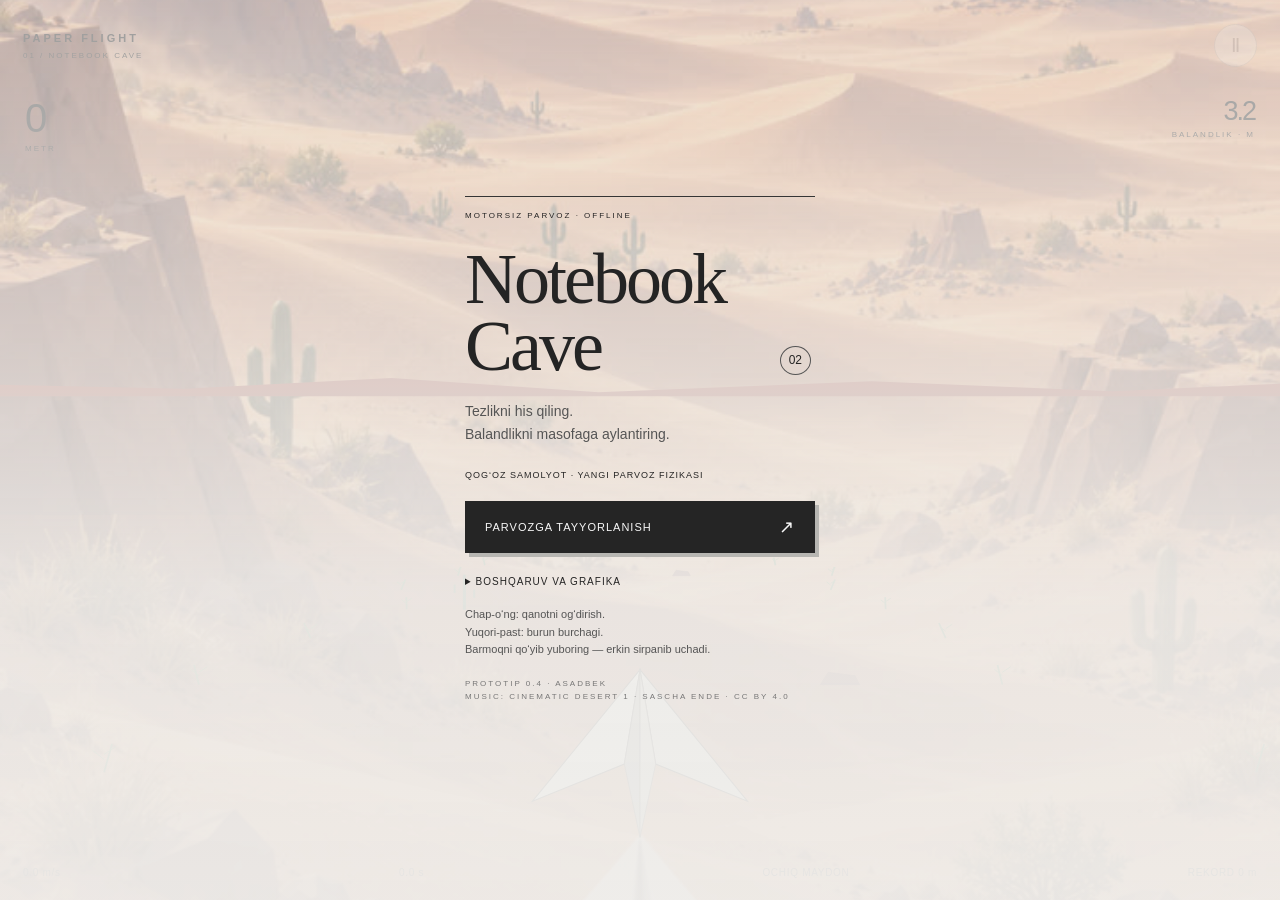
<file: notebook/src/main/assets/index.html>
<!doctype html>
<html lang="uz"><head>
<meta charset="utf-8">
<meta name="viewport" content="width=device-width,initial-scale=1,maximum-scale=1,user-scalable=no,viewport-fit=cover">
<meta http-equiv="Content-Security-Policy" content="default-src 'self'; script-src 'self'; style-src 'self'; img-src 'self' data:; connect-src 'none'">
<title>Notebook Cave</title><link rel="stylesheet" href="style.css">
</head><body>
<canvas id="world" aria-label="Qog‘oz samolyot parvozi"></canvas>
<header><div class="brand">PAPER FLIGHT<span>01 / NOTEBOOK CAVE</span></div><button id="pause" aria-label="Pauza">Ⅱ</button></header>
<section class="hud"><div><strong id="distance">0</strong><span>METR</span></div><div class="right"><strong id="altitude">3.2</strong><span>BALANDLIK · M</span></div></section>
<div id="warning" role="status"></div><div id="toast" aria-live="polite"></div>
<div id="launch-panel" hidden><span class="eyebrow">01 — UCHIRISH</span><h2>Torting. Nishonlang. Uchiring.</h2><p>Doirani pastga tortib, qo‘yib yuboring.<br>Yon tomonga surish uchirish yo‘nalishini o‘zgartiradi.</p><div id="pull-zone"><div id="pull-knob">↓</div></div><div class="launch-stats"><span id="power">KUCH 0%</span><span id="angle">BURCHAK 6°</span></div><input id="launch-angle" aria-label="Uchirish burchagi" type="range" min="-5" max="20" value="6"><span class="small">Uchirish burchagi</span></div>
<div id="stick" hidden><span></span><i></i></div>
<div id="hint" hidden>EKRANDA SURING · QANOTNI OG‘DIRING</div>
<footer><span id="speed">0.0 m/s</span><span id="time">0.0 s</span><span id="rings">OCHIQ MAYDON</span><span id="record">REKORD 0 m</span></footer>
<section id="overlay" class="overlay"><div class="card">
<div class="eyebrow">MOTORSIZ PARVOZ · OFFLINE</div>
<h1 id="title">Notebook<br>Cave<span>02</span></h1>
<p id="description">Tezlikni his qiling.<br>Balandlikni masofaga aylantiring.</p>
<div id="result" class="result">QOG‘OZ SAMOLYOT · YANGI PARVOZ FIZIKASI</div>
<button id="start" class="primary">PARVOZGA TAYYORLANISH <span>↗</span></button>
<button id="restart" class="secondary" hidden>YANGI PARVOZ</button>
<details id="settings"><summary>BOSHQARUV VA GRAFIKA</summary>
<label>Sezgirlik <output id="sensitivity-value">1.0×</output><input id="sensitivity" type="range" min="50" max="150" value="100"></label>
<label class="check"><input id="invert" type="checkbox"> Pilot boshqaruvi: pastga tortish — burun yuqoriga</label>
<button id="quality">TEJAMKOR REJIM: O‘CHIQ</button><button id="audio-toggle" type="button">OVOZ: YOQILGAN</button></details>
<p id="help" class="help">Chap-o‘ng: qanotni og‘dirish.<br>Yuqori-past: burun burchagi.<br>Barmoqni qo‘yib yuboring — erkin sirpanib uchadi.</p>
<p class="version">PROTOTIP 0.4 · ASADBEK<br>MUSIC: CINEMATIC DESERT 1 · SASCHA ENDE · CC BY 4.0</p>
</div></section>
<script src="engine.js"></script><script src="audio.js"></script><script src="game.js"></script></body></html>
</file>
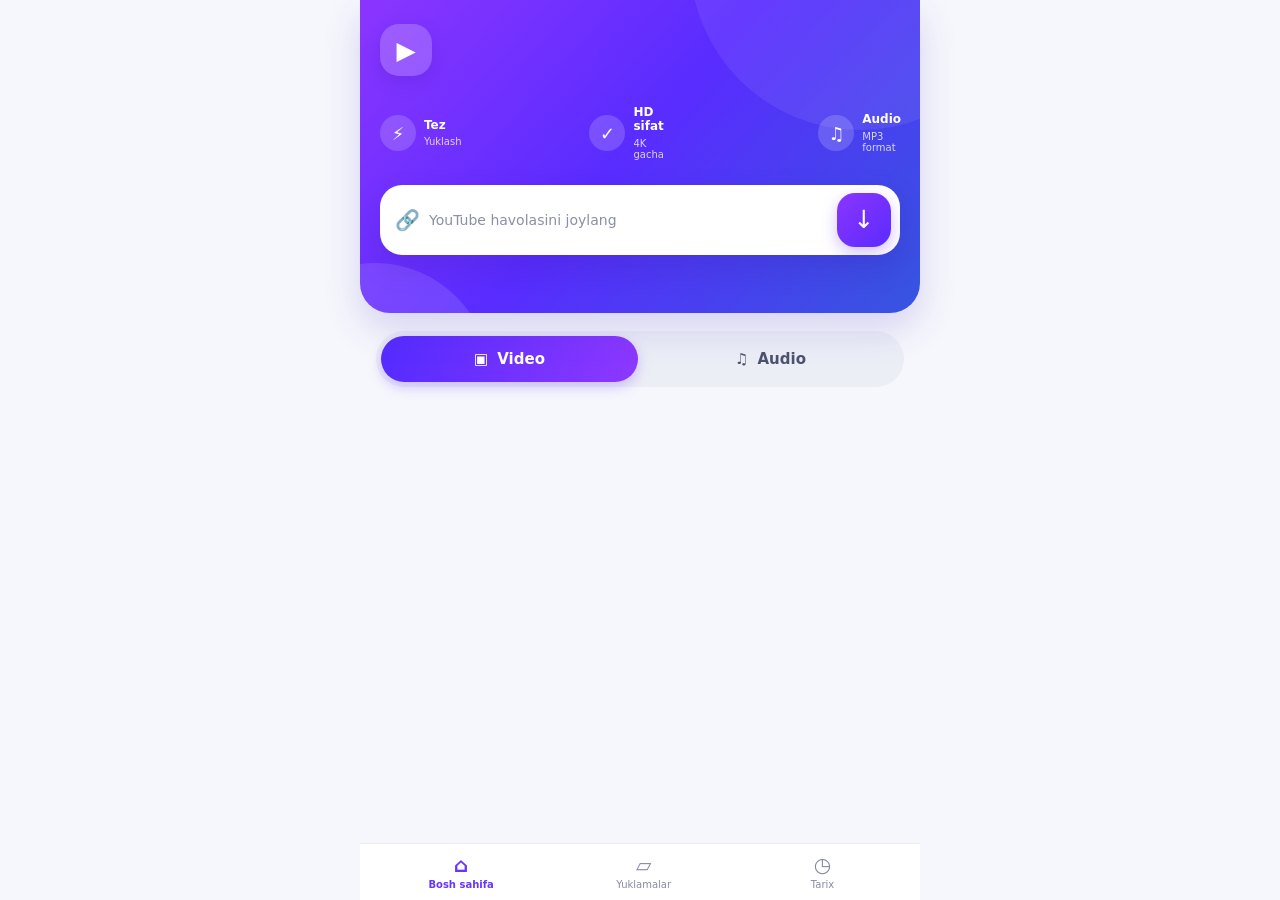
<file: fileG/app/src/main/assets/index.html>
<!doctype html>
<html lang="uz">
<head>
  <meta charset="utf-8">
  <meta name="viewport" content="width=device-width,initial-scale=1,maximum-scale=1,viewport-fit=cover">
  <meta name="theme-color" content="#592cff">
  <title>FileG</title>
  <style>
    :root{color-scheme:light;--purple:#672cff;--blue:#4054e8;--ink:#20243c;--muted:#79809a;--panel:#fff;--line:#e8e9f1;--bg:#f6f7fc}
    *{box-sizing:border-box}
    body{margin:0;background:var(--bg);color:var(--ink);font:15px system-ui,-apple-system,Segoe UI,sans-serif;min-height:100vh}
    button,input{font:inherit}
    button{cursor:pointer}
    .app{max-width:560px;min-height:100vh;margin:auto;background:var(--bg);padding-bottom:82px}
    .hero{position:relative;overflow:hidden;padding:24px 20px 48px;color:white;border-radius:0 0 30px 30px;background:linear-gradient(132deg,#8b35ff 0%,#592cff 48%,#3655df 100%);box-shadow:0 16px 36px #4931c42e}
    .hero:before,.hero:after{content:"";position:absolute;border-radius:50%;pointer-events:none}
    .hero:before{width:340px;height:340px;top:-210px;right:-110px;background:#ffffff12}
    .hero:after{width:230px;height:230px;bottom:-180px;left:-100px;background:#b69aff36}
    .hero-top,.features,.linkbox,.lookup-progress,.error{position:relative;z-index:1}
    .hero-top{display:flex;align-items:center;justify-content:space-between;margin-bottom:30px}
    .playmark{display:grid;place-items:center;width:52px;height:52px;border-radius:19px;background:#ffffff32;box-shadow:0 6px 18px #29117b22;font-size:25px}
    .features{display:flex;justify-content:space-between;gap:10px;margin:0 0 24px}
    .feature{display:flex;align-items:center;gap:8px;min-width:0}
    .feature-icon{display:grid;place-items:center;flex:0 0 36px;height:36px;border-radius:50%;background:#ffffff2b;font-size:18px}
    .feature-text{font-size:12px;font-weight:700;line-height:1.15}
    .feature-text small{display:block;font-size:10px;font-weight:500;opacity:.78;margin-top:4px}
    .linkbox{display:flex;align-items:center;gap:9px;padding:8px 9px 8px 15px;border-radius:22px;background:#fff;box-shadow:0 12px 30px #28136c25}
    .link-icon{color:#6e7390;font-size:20px}
    #url{width:100%;min-width:0;border:0;outline:0;background:transparent;color:#252943;font-size:14px;padding:10px 0}
    #url::placeholder{color:#8990a7}
    .icon-button{display:grid;place-items:center;flex:0 0 54px;height:54px;border:0;border-radius:18px;background:linear-gradient(135deg,#8b35ff,#5b2bff);color:white;font-size:25px;box-shadow:0 6px 15px #672cff48}
    .icon-button:disabled{opacity:.55}
    .lookup-progress{display:none;margin:14px 5px 0}
    .progress{height:8px;border-radius:99px;background:#ffffff4a;overflow:hidden}
    .progress>i{display:block;width:0;height:100%;border-radius:inherit;background:#fff;transition:width .25s}
    .progressline{display:flex;justify-content:flex-end;margin-top:6px;font-size:12px;font-weight:700;color:#fff}
    .error{min-height:0;margin-top:10px;color:#fff0f0;font-size:12px}
    .content{padding:18px 16px 20px}
    .mode-switch{display:flex;gap:4px;padding:5px;border-radius:28px;background:#eceef6;margin-bottom:16px}
    .mode-switch button{display:flex;justify-content:center;align-items:center;gap:9px;width:50%;border:0;border-radius:24px;padding:14px 8px;background:transparent;color:#4d536e;font-weight:700}
    .mode-switch button.active{color:#fff;background:linear-gradient(105deg,#542bff,#8d38ff);box-shadow:0 5px 13px #6d36ff45}
    .card{border:1px solid #f0f0f6;border-radius:24px;background:var(--panel);padding:18px;margin:0 0 14px;box-shadow:0 8px 22px #303c6810}
    .result{display:none}
    .video-title{font-weight:750;font-size:16px;line-height:1.3;overflow-wrap:anywhere}
    .video-duration{margin-top:5px;color:var(--muted);font-size:12px}
    .section-head{display:flex;align-items:center;justify-content:space-between;margin:2px 0 12px;font-weight:750;font-size:15px}
    .format-chip{color:#5d42e8;font-size:12px;font-weight:700}
    .quality-grid{display:grid;grid-template-columns:repeat(4,minmax(0,1fr));gap:8px}
    .quality-option{min-height:76px;border:1px solid var(--line);border-radius:17px;background:#fff;color:#262b43;padding:9px 5px;text-align:center}
    .quality-option strong{display:block;font-size:15px;line-height:1.2}
    .quality-option small{display:block;margin-top:5px;color:var(--muted);font-size:11px;line-height:1.1}
    .quality-option.selected{border:1.5px solid #7144ff;background:#f8f5ff;color:#6136ed;box-shadow:0 0 0 2px #7444ff12}
    .empty-quality{grid-column:1/-1;color:var(--muted);font-size:12px;padding:8px 2px}
    .download-card{display:flex;align-items:center;gap:12px;margin-top:16px;padding:13px;border-radius:18px;background:#fafaff;border:1px solid #f0eff8}
    .download-art{display:grid;place-items:center;flex:0 0 72px;height:66px;border-radius:16px;color:#fff;font-size:25px;background:linear-gradient(135deg,#9e76ff,#4357eb)}
    .download-info{min-width:0;flex:1}
    .download-info .video-title{font-size:14px}
    .download-info .video-duration{font-size:11px}
    #download{width:100%;margin-top:14px;border:0;border-radius:15px;padding:15px;background:linear-gradient(105deg,#622dff,#8b36ff);color:#fff;font-weight:750;box-shadow:0 7px 16px #672cff32}
    #download:disabled{opacity:.55}
    #downloadProgress{display:none;margin-top:12px}
    #downloadProgress .progress{background:#ececf5}
    #downloadProgress .progress>i{background:linear-gradient(90deg,#7250ff,#9a62ff)}
    #downloadProgress .progressline{color:#6338ed}
    .status{color:#6439ed;font-size:12px;margin-top:9px}
    .ready{display:none;margin-top:12px}
    .ready button{width:100%;border:0;border-radius:14px;padding:13px;background:#f2edff;color:#5b34dd;font-weight:700}
    .note{font-size:11px;color:var(--muted);margin-top:7px;text-align:center}
    .screen{display:none;padding:18px 16px 20px}
    .screen.active{display:block}
    .screen-heading{font-weight:750;font-size:18px;margin:3px 0 14px}
    .history{display:grid;gap:10px}
    .historyitem{border:1px solid var(--line);background:#fff;border-radius:17px;padding:13px;box-shadow:0 6px 16px #303c680c}
    .historytitle{font-weight:700;overflow-wrap:anywhere}
    .historymeta{color:var(--muted);font-size:11px;margin-top:5px}
    .historyitem button{width:100%;margin-top:10px;border:0;border-radius:12px;padding:11px;background:#f1edff;color:#5e38e4;font-weight:700}
    .empty{font-size:13px;color:var(--muted);padding:15px 3px}
    .bottom-nav{position:fixed;z-index:5;bottom:0;left:50%;transform:translateX(-50%);width:min(560px,100%);display:flex;justify-content:space-around;padding:9px 8px calc(9px + env(safe-area-inset-bottom));border-top:1px solid #ececf4;background:#ffffffed;backdrop-filter:blur(14px)}
    .nav-item{display:grid;justify-items:center;gap:3px;min-width:70px;border:0;background:transparent;color:#868ba0;font-size:10px}
    .nav-item span:first-child{font-size:20px;line-height:1.1}
    .nav-item.active{color:#6635ff;font-weight:750}
    @media(max-width:370px){.content,.screen{padding-left:12px;padding-right:12px}.quality-grid{gap:6px}.quality-option{min-height:70px}.feature-text{font-size:11px}.feature-icon{flex-basis:32px;height:32px}}
  </style>
</head>
<body>
<div class="app">
  <section id="homeScreen">
    <header class="hero">
      <div class="hero-top"><div class="playmark" aria-hidden="true">▶</div></div>
      <div class="features">
        <div class="feature"><span class="feature-icon">⚡</span><span class="feature-text">Tez<small>Yuklash</small></span></div>
        <div class="feature"><span class="feature-icon">✓</span><span class="feature-text">HD sifat<small>4K gacha</small></span></div>
        <div class="feature"><span class="feature-icon">♫</span><span class="feature-text">Audio<small>MP3 format</small></span></div>
      </div>
      <div class="linkbox">
        <span class="link-icon" aria-hidden="true">🔗</span>
        <input id="url" type="url" placeholder="YouTube havolasini joylang" autocomplete="url">
        <button id="check" class="icon-button" aria-label="Havolani tekshirish" onclick="checkUrl()">↓</button>
      </div>
      <div id="lookupProgress" class="lookup-progress">
        <div class="progress"><i id="lookupBar"></i></div>
        <div id="lookupLine" class="progressline">0%</div>
      </div>
      <div id="err" class="error"></div>
    </header>

    <main class="content">
      <div class="mode-switch">
        <button id="videoTab" class="active" onclick="setMode('video')">▣ <span>Video</span></button>
        <button id="audioTab" onclick="setMode('audio')">♫ <span>Audio</span></button>
      </div>

      <section id="result" class="card result">
        <div id="title" class="video-title"></div>
        <div id="duration" class="video-duration"></div>

        <div id="videoPanel" style="margin-top:17px">
          <div class="section-head"><span>Video formati</span><span class="format-chip">MP4</span></div>
          <div id="videoOptions" class="quality-grid"></div>
        </div>

        <div id="audioPanel" style="display:none;margin-top:17px">
          <div class="section-head"><span>Audio formati</span><span class="format-chip">MP3</span></div>
          <div id="audioOptions" class="quality-grid"></div>
        </div>

        <div class="download-card">
          <div class="download-art" aria-hidden="true">▶</div>
          <div class="download-info">
            <div id="downloadTitle" class="video-title"></div>
            <div id="downloadMeta" class="video-duration"></div>
          </div>
        </div>
        <button id="download" onclick="downloadSelected()">Yuklab olish</button>
        <div id="status" class="status"></div>
        <div id="downloadProgress">
          <div class="progress"><i id="downloadBar"></i></div>
          <div id="downloadLine" class="progressline">0%</div>
        </div>
        <div id="readyToPlay" class="ready">
          <button onclick="playCurrentFile()">Videoni ko‘rish / audioni tinglash</button>
          <div class="note">Yuklangan fayl telefon pleyerida ochiladi</div>
        </div>
      </section>
    </main>
  </section>

  <section id="downloadsScreen" class="screen">
    <div class="screen-heading">Yuklab olinganlar</div>
    <div id="downloadedFiles" class="history"><div class="empty">Hali fayl yuklanmagan.</div></div>
  </section>

  <section id="historyScreen" class="screen">
    <div class="screen-heading">Havolalar tarixi</div>
    <div id="history" class="history"><div class="empty">Tekshirilgan havolalar shu yerda saqlanadi.</div></div>
  </section>

  <nav class="bottom-nav">
    <button class="nav-item active" data-screen="home" onclick="showScreen('home')"><span>⌂</span><span>Bosh sahifa</span></button>
    <button class="nav-item" data-screen="downloads" onclick="showScreen('downloads')"><span>▱</span><span>Yuklamalar</span></button>
    <button class="nav-item" data-screen="history" onclick="showScreen('history')"><span>◷</span><span>Tarix</span></button>
  </nav>
</div>
<script>
const $=id=>document.getElementById(id),STORE='fileg.history.v1';
let items=[],autoDownload=false,lastFileName='',selectedFormat='',activeMode='video';
try{items=JSON.parse(localStorage.getItem(STORE)||'[]');if(!Array.isArray(items))items=[]}catch(e){items=[]}
function write(s){}
function persist(){try{localStorage.setItem(STORE,JSON.stringify(items.slice(0,30)))}catch(e){}renderHistory()}
function current(){return items.find(x=>x.url===$('url').value.trim())}
function saveEntry(data){const url=data.url||$('url').value.trim(),old=items.find(x=>x.url===url);if(old)Object.assign(old,data,{url,updated:Date.now()});else items.unshift(Object.assign({url,updated:Date.now()},data));items.sort((a,b)=>(b.updated||0)-(a.updated||0));items=items.slice(0,30);persist()}
function showScreen(name){
  $('homeScreen').style.display=name==='home'?'block':'none';
  $('downloadsScreen').classList.toggle('active',name==='downloads');
  $('historyScreen').classList.toggle('active',name==='history');
  document.querySelectorAll('.nav-item').forEach(b=>b.classList.toggle('active',b.dataset.screen===name));
}
function renderHistory(){
  const root=$('history');root.innerHTML='';if(!items.length){root.innerHTML='<div class="empty">Tekshirilgan havolalar shu yerda saqlanadi.</div>';return}
  items.forEach((x,i)=>{
    const card=document.createElement('div');card.className='historyitem';
    const title=document.createElement('div');title.className='historytitle';title.textContent=x.title||x.url;
    const isUnsupportedPost=x.status==='unsupported-post';
    const meta=document.createElement('div');meta.className='historymeta';meta.textContent=isUnsupportedPost?'Slayd posti · audiosini yuklab bo‘lmaydi':(x.formats&&x.formats.length?x.formats.length+' ta format':'Tekshirish kutilmoqda')+' · '+(x.status==='done'?'yuklandi':x.status==='downloading'?'davom ettirish mumkin':'saqlangan');
    card.append(title,meta);
    if(!isUnsupportedPost){const resumeBtn=document.createElement('button');resumeBtn.textContent='Davom ettirish';resumeBtn.onclick=()=>resume(i);card.append(resumeBtn)}
    if(x.downloadedFile){const play=document.createElement('button');play.textContent='Yuklangan faylni ochish';play.onclick=()=>FileG.playFile(x.downloadedFile);card.append(play)}
    root.append(card);
  });
}
function makeOption(id,title,subtitle,group){
  const b=document.createElement('button');b.type='button';b.className='quality-option';b.dataset.format=id;
  const strong=document.createElement('strong');strong.textContent=title;
  const small=document.createElement('small');small.textContent=subtitle;
  b.append(strong,small);b.onclick=()=>selectFormat(id,group);return b;
}
function selectFormat(id,group){
  selectedFormat=id;activeMode=group;updateModeView();
  document.querySelectorAll('.quality-option').forEach(b=>b.classList.toggle('selected',b.dataset.format===id));
  updateDownloadCard();rememberSelection();
}
function updateModeView(){
  $('videoTab').classList.toggle('active',activeMode==='video');$('audioTab').classList.toggle('active',activeMode==='audio');
  $('videoPanel').style.display=activeMode==='video'?'block':'none';$('audioPanel').style.display=activeMode==='audio'?'block':'none';
  updateDownloadCard();
}
function setMode(mode){
  activeMode=mode;
  const options=mode==='video'?$('videoOptions').querySelectorAll('.quality-option'):$('audioOptions').querySelectorAll('.quality-option');
  if(options.length&&!Array.from(options).some(b=>b.dataset.format===selectedFormat))selectedFormat=options[0].dataset.format;
  updateModeView();document.querySelectorAll('.quality-option').forEach(b=>b.classList.toggle('selected',b.dataset.format===selectedFormat));
}
function updateDownloadCard(){
  const title=$('title').textContent||'Video yoki audio';
  $('downloadTitle').textContent=title;
  const option=Array.from(document.querySelectorAll('.quality-option')).find(b=>b.dataset.format===selectedFormat);
  const label=option?option.querySelector('strong').textContent:'';
  $('downloadMeta').textContent=(activeMode==='audio'?'MP3':'MP4')+(label?' · '+label:'');
  $('download').textContent=activeMode==='audio'?'MP3 yuklab olish':'Videoni yuklab olish';
}
function drawAudioOptions(saved){
  const root=$('audioOptions');root.innerHTML='';
  const choices=[['mp3-320','320 kb/s','Yuqori sifat'],['mp3-192','192 kb/s','Muvozanatli'],['mp3-128','128 kb/s','Standart'],['mp3-64','64 kb/s','Kam hajm']];
  choices.forEach(c=>root.appendChild(makeOption(c[0],c[1],c[2],'audio')));
}
function showFormats(x){
  $('url').value=x.url;$('title').textContent=x.title||'YouTube video';$('duration').textContent=x.duration?'Davomiyligi: '+x.duration:'';
  const videos=(x.formats||[]).filter(f=>f.id!=='mp3'&&!String(f.id).startsWith('mp3-'));
  const root=$('videoOptions');root.innerHTML='';
  videos.forEach(f=>{
    const h=Number(String(f.id).replace('video-',''))||0;
    const main=h>=2160?'4K':h>=1080?'Full HD':h>=720?'HD':'SD';
    root.appendChild(makeOption(f.id,String(h||f.label)+'p',main,'video'));
  });
  if(!videos.length)root.innerHTML='<div class="empty-quality">Video formatlari topilmadi.</div>';
  drawAudioOptions();
  selectedFormat=x.selected||'';
  if(selectedFormat==='mp3')selectedFormat='mp3-320';
  if(selectedFormat.startsWith('mp3-'))activeMode='audio';
  else activeMode='video';
  const selectedExists=Array.from(document.querySelectorAll('.quality-option')).some(b=>b.dataset.format===selectedFormat);
  if(!selectedExists)selectedFormat=activeMode==='audio'?'mp3-320':(videos[0]?videos[0].id:'mp3-320');
  if(!videos.length)activeMode='audio';
  document.querySelectorAll('.quality-option').forEach(b=>b.classList.toggle('selected',b.dataset.format===selectedFormat));
  $('result').style.display='block';$('readyToPlay').style.display=x.downloadedFile?'block':'none';$('status').textContent='';
  $('downloadProgress').style.display='none';$('downloadBar').style.width='0%';$('downloadLine').textContent='0%';
  updateModeView();
}
function resume(i){
  const x=items[i];if(!x)return;showFormats(x);showScreen('home');$('err').textContent='';
  if(x.downloadedFile){lastFileName=x.downloadedFile;$('readyToPlay').style.display='block'}
  if(x.formats&&x.formats.length&&x.status==='downloading')downloadSelected();
}
function checkUrl(forceRefresh=false){
  const url=$('url').value.trim();$('err').textContent='';$('status').textContent='';$('result').style.display='none';$('lookupProgress').style.display='block';$('lookupBar').style.width='1%';$('lookupLine').textContent='1%';
  const cached=!forceRefresh&&items.find(x=>x.url===url&&x.formats&&x.formats.length&&x.title);
  if(cached){showFormats(cached);setLookupProgress(100);return}
  $('check').disabled=true;setLookupProgress(1);saveEntry({url,status:'checking'});FileG.inspect(url);
}
function downloadSelected(){
  const url=$('url').value.trim();if(!url||!selectedFormat){$('err').textContent='Avval havolani tekshiring va format tanlang.';return}
  $('err').textContent='';$('download').disabled=true;$('status').textContent='';$('readyToPlay').style.display='none';
  const storedFormats=Array.from(document.querySelectorAll('.quality-option')).map(b=>({id:b.dataset.format,label:b.querySelector('strong').textContent+' '+b.querySelector('small').textContent}));
  saveEntry({url,title:$('title').textContent,formats:storedFormats,selected:selectedFormat,status:'downloading'});
  $('downloadProgress').style.display='block';setDownloadProgress(1);FileG.download(url,selectedFormat);
}
function rememberSelection(){const x=current();if(x){x.selected=selectedFormat;x.updated=Date.now();persist()}}
function setLookupProgress(n){$('lookupBar').style.width=Math.max(0,Math.min(100,n))+'%';$('lookupLine').textContent=Math.round(n)+'%'}
function setDownloadProgress(n){$('downloadBar').style.width=Math.max(0,Math.min(100,n))+'%';$('downloadLine').textContent=Math.round(n)+'%'}
function playCurrentFile(){if(lastFileName)FileG.playFile(lastFileName)}
window.onLog=s=>write(String(s));
window.onError=s=>{$('err').textContent=String(s);$('status').textContent='';$('check').disabled=false;$('download').disabled=false;autoDownload=false;const x=current();if(x){x.status='ready';x.updated=Date.now();persist()}};
window.onUnsupportedPost=message=>{
  const text=String(message||'Bu YouTube post/slayd havolasi. Slayddagi fon audiosini FileG yuklab ololmaydi.');
  $('result').style.display='none';$('lookupProgress').style.display='none';$('downloadProgress').style.display='none';
  $('err').textContent=text;$('status').textContent='';$('check').disabled=false;$('download').disabled=false;autoDownload=false;selectedFormat='';
  const x=current();if(x){x.title='YouTube post/slayd';x.formats=[];x.status='unsupported-post';x.error=text;x.updated=Date.now();persist()}
};
window.onBusy=(busy,label)=>{if(!busy)$('check').disabled=false};
window.onLookupProgress=(n,label)=>setLookupProgress(n);
window.onDownloadProgress=(n,label)=>setDownloadProgress(n);
window.onFormats=raw=>{
  try{const data=JSON.parse(raw),url=$('url').value.trim(),x={url,title:data.title,duration:data.duration,formats:data.formats,status:'ready',updated:Date.now()};saveEntry(x);showFormats(x);setLookupProgress(100);$('lookupProgress').style.display='block';if(autoDownload){autoDownload=false;setTimeout(downloadSelected,100)}}
  catch(e){window.onError('Formatlar ro‘yxatini o‘qib bo‘lmadi.')}
};
window.onDownloadDone=(fileName,mime)=>{
  lastFileName=String(fileName||'');$('download').disabled=false;
  $('status').textContent=fileName?'Yuklandi: Downloads/FileG/'+fileName:'Yuklash tugadi. Fayllar ro‘yxatini tekshiring.';
  setDownloadProgress(100);if(fileName)$('readyToPlay').style.display='block';
  const x=current();if(x){x.status='done';x.downloadedFile=fileName||'';x.updated=Date.now();persist()}FileG.listDownloads();
};
window.onDownloadedFiles=raw=>{
  try{
    const files=JSON.parse(raw),root=$('downloadedFiles');root.innerHTML='';
    if(!files.length){root.innerHTML='<div class="empty">Hali fayl yuklanmagan.</div>';return}
    files.forEach(f=>{
      const card=document.createElement('div');card.className='historyitem';
      const title=document.createElement('div');title.className='historytitle';title.textContent=f.name;
      const meta=document.createElement('div');meta.className='historymeta';meta.textContent=f.mime+' · '+(f.bytes<1048576?(f.bytes/1024).toFixed(1)+' KB':(f.bytes/1048576).toFixed(1)+' MB');
      const button=document.createElement('button');button.textContent=f.mime.startsWith('audio/')?'Audioni tinglash':'Videoni ko‘rish';button.onclick=()=>FileG.playFile(f.name);
      card.append(title,meta,button);root.append(card);
    });
  }catch(e){$('downloadedFiles').innerHTML='<div class="empty">Fayllar ro‘yxatini o‘qib bo‘lmadi.</div>'}
};
renderHistory();drawAudioOptions();
if(items.length){const first=items[0];if(first.formats&&first.formats.length)showFormats(first);lastFileName=first.downloadedFile||'';if(lastFileName)$('readyToPlay').style.display='block';}
FileG.listDownloads();
</script>
</body>
</html>
</file>
<file: notebook/src/main/assets/style.css>
*{box-sizing:border-box;-webkit-tap-highlight-color:transparent}html,body{margin:0;width:100%;height:100%;overflow:hidden;background:#ecebe7;color:#242424;font-family:Arial,Helvetica,sans-serif;touch-action:none;user-select:none}button,input,summary{touch-action:manipulation}button{font:inherit;color:inherit;cursor:pointer}button:disabled{opacity:.3;cursor:default}[hidden]{display:none!important}canvas{position:fixed;inset:0;width:100%;height:100%}header{position:absolute;top:max(24px,env(safe-area-inset-top));left:23px;right:23px;display:flex;justify-content:space-between;align-items:center;pointer-events:none}.brand{font-size:11px;letter-spacing:3px;font-weight:800}.brand span{display:block;font-size:8px;letter-spacing:2px;font-weight:400;margin-top:7px}#pause{pointer-events:auto;width:43px;height:43px;border:1px solid #888;background:#eeedebd9;border-radius:50%;font-size:19px}.hud{position:absolute;top:96px;left:25px;right:25px;display:flex;justify-content:space-between;pointer-events:none}.hud strong{font-size:40px;font-weight:400;letter-spacing:-2px;font-variant-numeric:tabular-nums}.hud span{display:block;font-size:8px;letter-spacing:2px;margin-top:3px}.hud .right{text-align:right}.hud .right strong{font-size:27px}footer{position:absolute;bottom:max(22px,env(safe-area-inset-bottom));left:23px;right:23px;display:flex;justify-content:space-between;gap:7px;font-size:10px;letter-spacing:.7px;pointer-events:none}.overlay{position:absolute;inset:0;display:grid;place-items:center;background:linear-gradient(#eeedeb99,#eeedebed 65%,#eeedebf5);padding:24px;overflow:auto;touch-action:pan-y}.card{width:min(100%,350px)}.eyebrow{font-size:8px;letter-spacing:2px;border-top:1px solid #353535;padding-top:14px}h1{font-family:Georgia,serif;font-weight:400;font-size:clamp(44px,14vw,72px);line-height:.93;letter-spacing:-3px;margin:26px 0 20px;position:relative}h1 span{font-family:Arial,sans-serif;font-size:12px;letter-spacing:0;position:absolute;right:4px;bottom:5px;border:1px solid #555;padding:8px;border-radius:50%}p{font-size:14px;line-height:1.6;color:#555}.result{margin:23px 0 18px;font-size:9px;letter-spacing:1px;line-height:1.7}.primary{width:100%;border:0;background:#252525;color:#f8f8f8;text-align:left;padding:20px;font-size:11px;letter-spacing:1px;box-shadow:4px 4px 0 #b7b6b2}.primary span{float:right;font-size:18px;line-height:12px}.secondary{width:100%;border:1px solid #999;background:none;padding:12px;margin-top:14px;font-size:10px}.help{font-size:11px;margin:19px 0}.version{font-size:8px;letter-spacing:2px;color:#777;margin:17px 0 0}details{margin-top:23px;font-size:10px}summary{cursor:pointer;letter-spacing:1px}details label{display:block;margin-top:17px;font-size:11px}output{float:right}input[type=range]{width:100%;accent-color:#333;margin:14px 0 0;height:20px}input[type=checkbox]{accent-color:#333}.check{line-height:1.7}#quality{border:1px solid #aaa;background:none;padding:10px;margin-top:15px;width:100%;font-size:10px}#warning,#toast{position:absolute;top:23%;left:0;right:0;text-align:center;font-size:11px;letter-spacing:1.5px;pointer-events:none}#warning:not(:empty){background:#272727;color:white;padding:9px 12px;margin:0 30px}#toast{top:31%;font-size:15px;font-weight:bold;opacity:0}#launch-panel{position:absolute;bottom:72px;left:24px;right:24px;text-align:center;background:#efeee9ed;padding:18px 20px;border:1px solid #aaa;max-width:430px;margin:auto}#launch-panel .eyebrow{border:0}#launch-panel h2{font-family:Georgia,serif;font-size:22px;font-weight:400;margin:12px 0}#launch-panel p{font-size:10px;line-height:1.6;margin:8px 0}#pull-zone{height:118px;position:relative;touch-action:none;margin-top:9px;background:repeating-linear-gradient(0deg,transparent,transparent 22px,#ccc 23px,transparent 24px);border-left:1px dashed #aaa;border-right:1px dashed #aaa}#pull-knob{position:absolute;width:43px;height:43px;left:calc(50% - 21px);top:0;background:#292929;color:white;border-radius:50%;display:grid;place-items:center;font-size:21px;pointer-events:none}.launch-stats{display:flex;justify-content:space-between;font-size:9px;letter-spacing:1px;margin-top:12px}.small{font-size:9px;color:#666}#stick{position:absolute;width:116px;height:116px;border:1px solid #5558;border-radius:50%;background:#eee3;pointer-events:none}#stick span{position:absolute;width:4px;height:4px;left:55px;top:55px;background:#333;border-radius:50%}#stick i{position:absolute;width:38px;height:38px;left:38px;top:38px;border:1px solid #333;border-radius:50%;background:#3336}#hint{position:absolute;bottom:61px;left:0;right:0;text-align:center;font-size:8px;letter-spacing:1px;pointer-events:none}@media(max-height:720px){h1{font-size:49px;margin:18px 0}.result{margin:12px 0}.help{margin:14px 0}details{margin-top:16px}.version{margin-top:12px}#launch-panel{padding:12px;bottom:54px}#launch-panel h2{font-size:19px;margin:8px 0}}
/* Audio control */
#audio-toggle{border:1px solid #aaa;background:none;padding:10px;margin-top:8px;width:100%;font-size:10px}
</file>
